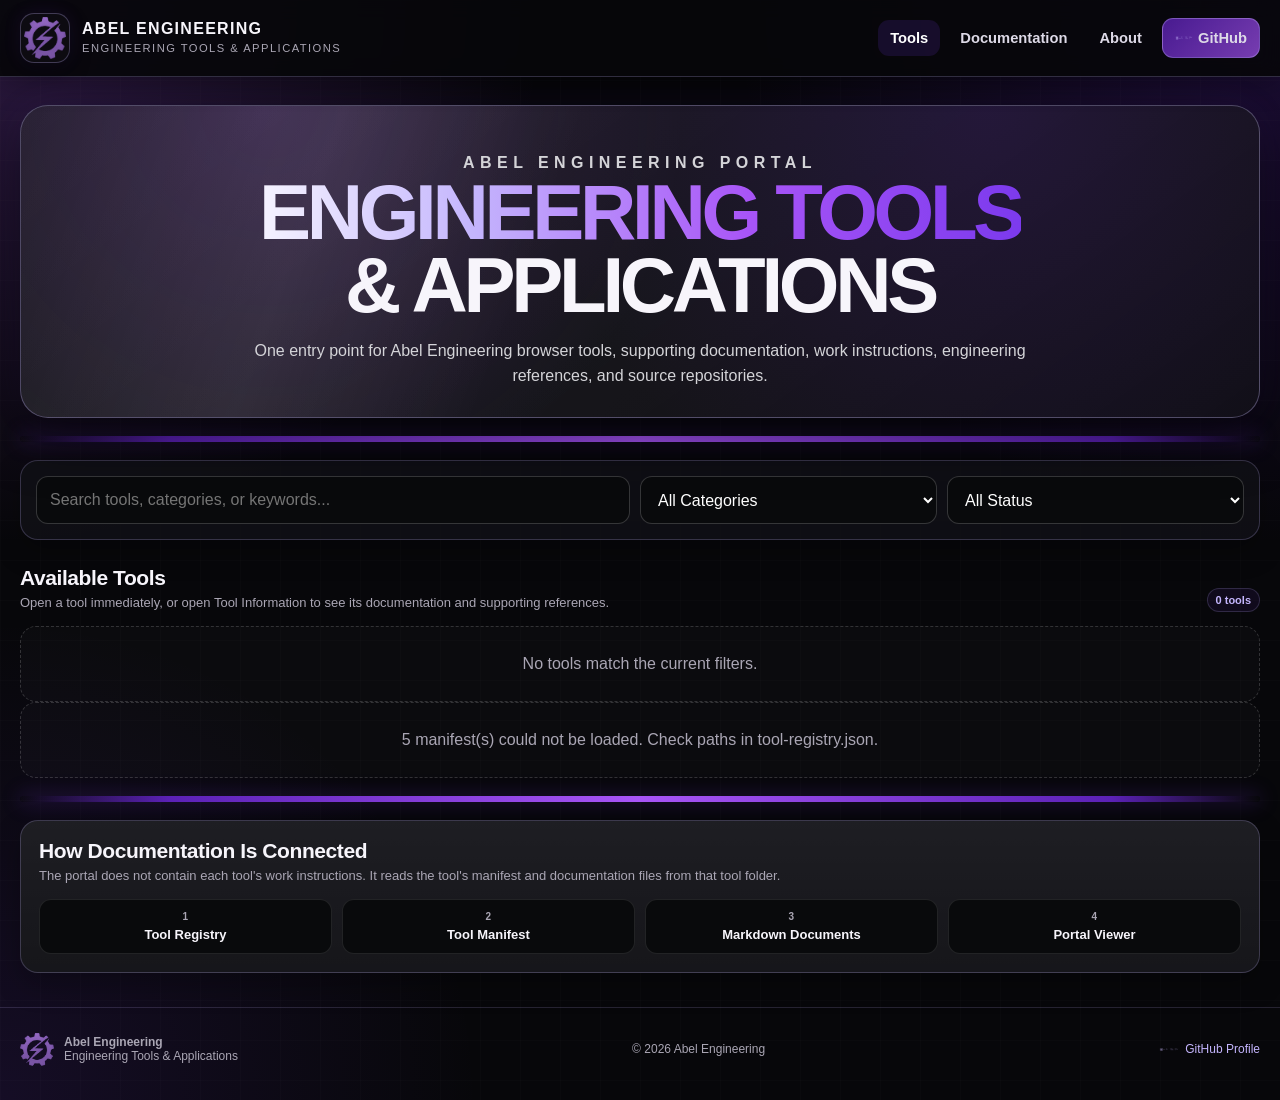
<file: index.html>
<!DOCTYPE html>
<html lang="en">
<head>
<meta charset="UTF-8">
<meta name="viewport" content="width=device-width,initial-scale=1.0">
<meta name="description" content="Abel Engineering tools and documentation portal.">
<meta name="theme-color" content="#07070a">
<title>Abel Engineering | Tools & Applications</title>
<link rel="icon" type="image/png" href="assets/favicon.png">
<link rel="stylesheet" href="assets/site.css">
</head>
<body>

<header class="topbar">
  <div class="topbar-inner">
    <a class="brand" href="index.html" aria-label="Abel Engineering home">
      <img src="assets/abel-mark.png" alt="Abel Engineering icon">
      <div class="brand-text">
        <strong>ABEL ENGINEERING</strong>
        <span>ENGINEERING TOOLS &amp; APPLICATIONS</span>
      </div>
    </a>
    <nav class="nav" aria-label="Primary">
      <a class="active" href="index.html">Tools</a>
<a class="" href="documentation.html">Documentation</a>
<a class="" href="about.html">About</a>
      <a class="github" href="https://github.com/rabel-626" target="_blank" rel="noopener noreferrer">
        <img class="github-icon" src="assets/github-mark.png" alt="">GitHub
      </a>
    </nav>
  </div>
</header>

<main class="shell">
  <section class="hero">
    <div class="hero-inner">
      <p class="eyebrow">Abel Engineering Portal</p>
      <h1><span class="title-gradient">Engineering Tools</span><br>&amp; Applications</h1>
      <p>One entry point for Abel Engineering browser tools, supporting documentation, work instructions, engineering references, and source repositories.</p>
    </div>
  </section>
  <div class="mpg-rule" aria-hidden="true"></div>

  <section class="toolbar" aria-label="Tool filters">
    <input id="search" type="search" placeholder="Search tools, categories, or keywords..." aria-label="Search tools">
    <select id="category"><option value="">All Categories</option></select>
    <select id="status"><option value="">All Status</option></select>
  </section>

  <div class="section-head">
    <div><h2>Available Tools</h2><p>Open a tool immediately, or open Tool Information to see its documentation and supporting references.</p></div>
    <div id="toolCount" class="tag">Loading…</div>
  </div>
  <section id="toolCards" class="cards"></section>
  <div id="loadError" class="empty" hidden></div>

  <div class="mpg-rule" aria-hidden="true"></div>

  <section class="panel">
    <div class="section-head" style="margin-top:0">
      <div><h2>How Documentation Is Connected</h2><p>The portal does not contain each tool's work instructions. It reads the tool's manifest and documentation files from that tool folder.</p></div>
    </div>
    <div class="info-grid">
      <div class="info-cell"><span>1</span><strong>Tool Registry</strong></div>
      <div class="info-cell"><span>2</span><strong>Tool Manifest</strong></div>
      <div class="info-cell"><span>3</span><strong>Markdown Documents</strong></div>
      <div class="info-cell"><span>4</span><strong>Portal Viewer</strong></div>
    </div>
  </section>
</main>

<footer class="footer">
  <div class="shell footer-inner">
    <div class="footer-brand">
      <img src="assets/abel-mark.png" alt="">
      <div><strong>Abel Engineering</strong><br><span>Engineering Tools & Applications</span></div>
    </div>
    <div>© <span data-current-year></span> Abel Engineering</div>
    <a class="github-small" href="https://github.com/rabel-626" target="_blank" rel="noopener noreferrer">
      <img src="assets/github-mark.png" alt=""> GitHub Profile
    </a>
  </div>
</footer>

<script src="assets/common.js"></script>
<script>
(async function(){
  const cards = document.getElementById("toolCards");
  const search = document.getElementById("search");
  const category = document.getElementById("category");
  const status = document.getElementById("status");
  let rows = [];

  function render(){
    const q = search.value.trim().toLowerCase();
    const cat = category.value;
    const st = status.value;
    const list = rows.filter(x => {
      const t=x.manifest.tool;
      const hay=[t.name,t.category,t.status,t.description,...(t.tags||[])].join(" ").toLowerCase();
      return (!q || hay.includes(q)) && (!cat || t.category===cat) && (!st || t.status===st);
    });

    cards.innerHTML = list.map(x => {
      const t=x.manifest.tool, l=x.manifest.links;
      return `<article class="card">
        <div class="card-top">
          <div><div class="doc-type">${AE.esc(t.category)}</div><h3>${AE.esc(t.name)}</h3></div>
          <span class="status ${AE.statusClass(t.status)}">${AE.esc(t.status)}</span>
        </div>
        <p>${AE.esc(t.description)}</p>
        <div class="tags">${(t.tags||[]).map(z=>`<span class="tag">${AE.esc(z)}</span>`).join("")}</div>
        <div class="actions">
          <a class="btn primary" href="${AE.esc(l.application)}">Open Tool ↗</a>
          <a class="btn secondary" href="${AE.toolHref(t.id)}">Tool Information</a>
          <a class="btn ghost" href="${AE.esc(l.repository)}" target="_blank" rel="noopener noreferrer">
            <img src="assets/github-mark.png" alt="">Repository
          </a>
        </div>
      </article>`;
    }).join("") || '<div class="empty" style="grid-column:1/-1">No tools match the current filters.</div>';
    document.getElementById("toolCount").textContent = `${list.length} tool${list.length===1?"":"s"}`;
  }

  try {
    const data = await AE.loadAll();
    rows = data.items.filter(x=>x.manifest);
    [...new Set(rows.map(x=>x.manifest.tool.category))].sort().forEach(v=>category.insertAdjacentHTML("beforeend",`<option>${AE.esc(v)}</option>`));
    [...new Set(rows.map(x=>x.manifest.tool.status))].sort().forEach(v=>status.insertAdjacentHTML("beforeend",`<option>${AE.esc(v)}</option>`));
    search.addEventListener("input",render); category.addEventListener("change",render); status.addEventListener("change",render);
    render();
    const failures=data.items.filter(x=>x.error);
    if(failures.length) {
      const el=document.getElementById("loadError"); el.hidden=false;
      el.textContent=`${failures.length} manifest(s) could not be loaded. Check paths in tool-registry.json.`;
    }
  } catch(err) {
    const el=document.getElementById("loadError"); el.hidden=false; el.textContent=err.message;
  }
})();
</script>
</body>
</html>
</file>
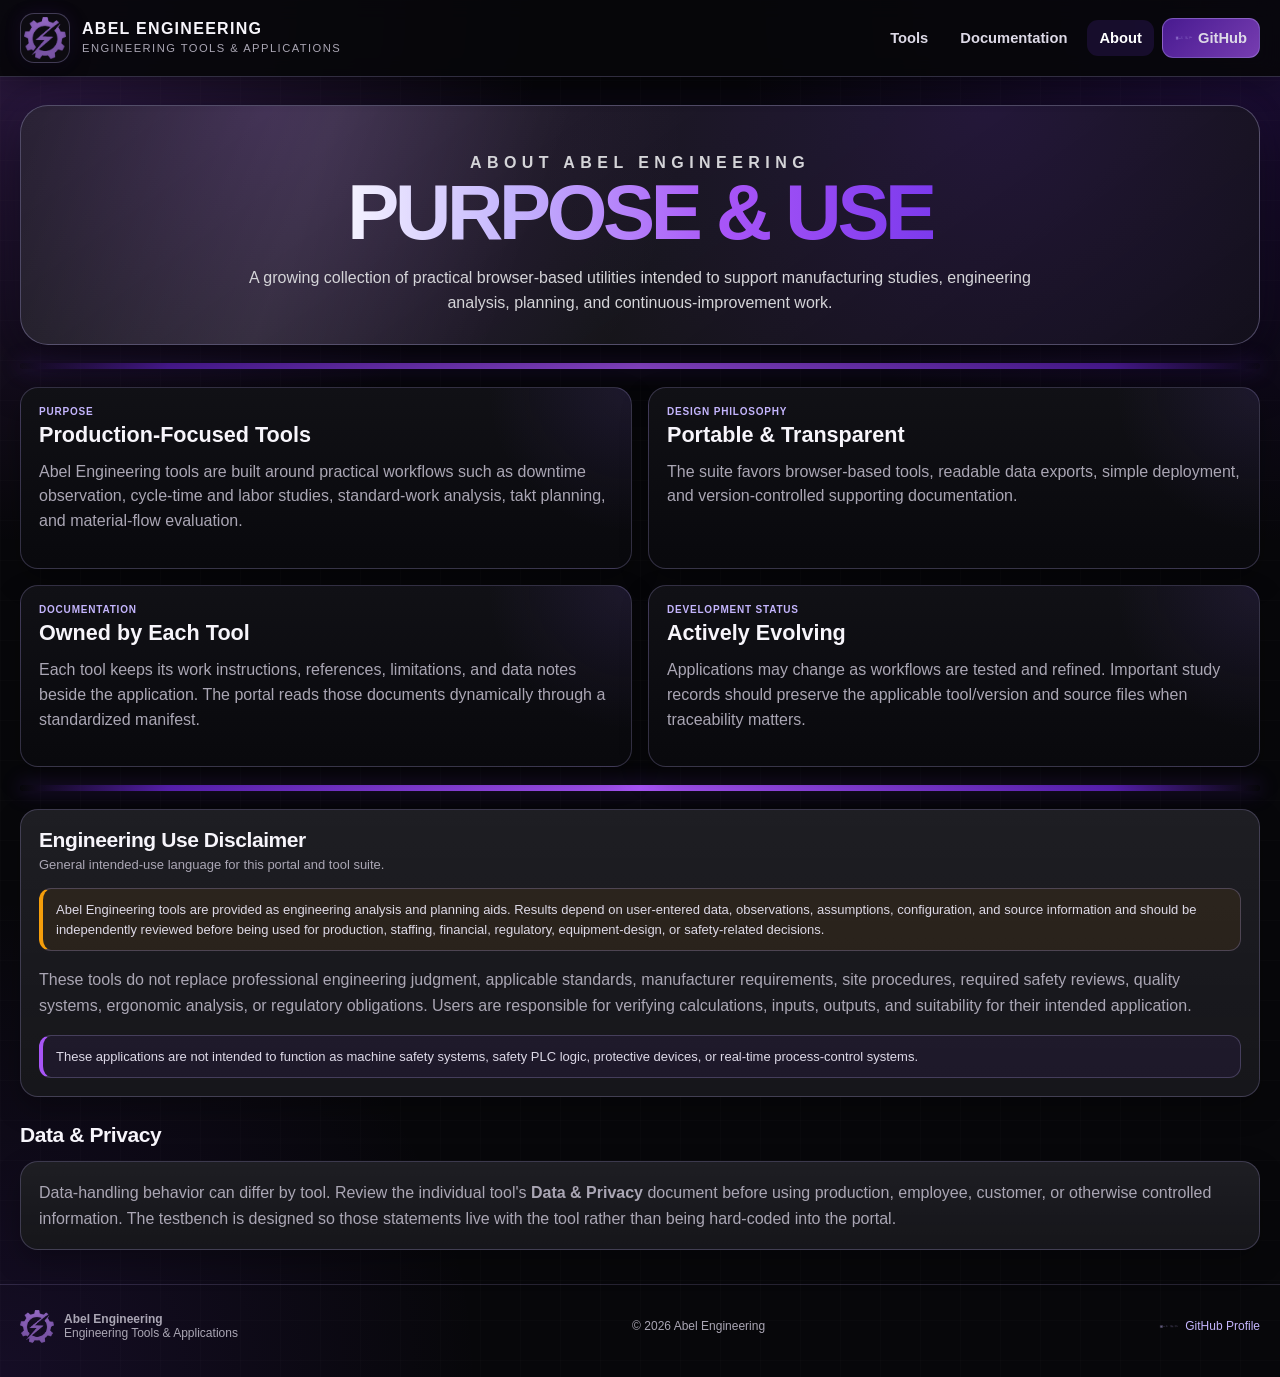
<file: about.html>
<!DOCTYPE html>
<html lang="en">
<head><meta charset="UTF-8"><meta name="viewport" content="width=device-width,initial-scale=1.0">
<title>About | Abel Engineering</title>
<link rel="icon" type="image/png" href="assets/favicon.png"><link rel="stylesheet" href="assets/site.css"></head>
<body>

<header class="topbar">
  <div class="topbar-inner">
    <a class="brand" href="index.html" aria-label="Abel Engineering home">
      <img src="assets/abel-mark.png" alt="Abel Engineering icon">
      <div class="brand-text">
        <strong>ABEL ENGINEERING</strong>
        <span>ENGINEERING TOOLS &amp; APPLICATIONS</span>
      </div>
    </a>
    <nav class="nav" aria-label="Primary">
      <a class="" href="index.html">Tools</a>
<a class="" href="documentation.html">Documentation</a>
<a class="active" href="about.html">About</a>
      <a class="github" href="https://github.com/rabel-626" target="_blank" rel="noopener noreferrer">
        <img class="github-icon" src="assets/github-mark.png" alt="">GitHub
      </a>
    </nav>
  </div>
</header>

<main class="shell">
<section class="hero"><div class="hero-inner">
<p class="eyebrow">About Abel Engineering</p>
<h1><span class="title-gradient">Purpose &amp; Use</span></h1>
<p>A growing collection of practical browser-based utilities intended to support manufacturing studies, engineering analysis, planning, and continuous-improvement work.</p>
</div></section>
<div class="mpg-rule"></div>

<section class="cards">
  <article class="card"><div class="doc-type">Purpose</div><h3>Production-Focused Tools</h3><p>Abel Engineering tools are built around practical workflows such as downtime observation, cycle-time and labor studies, standard-work analysis, takt planning, and material-flow evaluation.</p></article>
  <article class="card"><div class="doc-type">Design Philosophy</div><h3>Portable & Transparent</h3><p>The suite favors browser-based tools, readable data exports, simple deployment, and version-controlled supporting documentation.</p></article>
  <article class="card"><div class="doc-type">Documentation</div><h3>Owned by Each Tool</h3><p>Each tool keeps its work instructions, references, limitations, and data notes beside the application. The portal reads those documents dynamically through a standardized manifest.</p></article>
  <article class="card"><div class="doc-type">Development Status</div><h3>Actively Evolving</h3><p>Applications may change as workflows are tested and refined. Important study records should preserve the applicable tool/version and source files when traceability matters.</p></article>
</section>

<div class="mpg-rule"></div>

<section class="panel">
  <div class="section-head" style="margin-top:0"><div><h2>Engineering Use Disclaimer</h2><p>General intended-use language for this portal and tool suite.</p></div></div>
  <div class="notice warning">
    Abel Engineering tools are provided as engineering analysis and planning aids. Results depend on user-entered data, observations, assumptions, configuration, and source information and should be independently reviewed before being used for production, staffing, financial, regulatory, equipment-design, or safety-related decisions.
  </div>
  <p style="color:var(--muted);line-height:1.6">
    These tools do not replace professional engineering judgment, applicable standards, manufacturer requirements, site procedures, required safety reviews, quality systems, ergonomic analysis, or regulatory obligations. Users are responsible for verifying calculations, inputs, outputs, and suitability for their intended application.
  </p>
  <div class="notice">
    These applications are not intended to function as machine safety systems, safety PLC logic, protective devices, or real-time process-control systems.
  </div>
</section>

<div class="section-head"><div><h2>Data & Privacy</h2></div></div>
<section class="panel">
  <p style="color:var(--muted);line-height:1.6;margin:0">
    Data-handling behavior can differ by tool. Review the individual tool's <strong>Data & Privacy</strong> document before using production, employee, customer, or otherwise controlled information. The testbench is designed so those statements live with the tool rather than being hard-coded into the portal.
  </p>
</section>
</main>

<footer class="footer">
  <div class="shell footer-inner">
    <div class="footer-brand">
      <img src="assets/abel-mark.png" alt="">
      <div><strong>Abel Engineering</strong><br><span>Engineering Tools & Applications</span></div>
    </div>
    <div>© <span data-current-year></span> Abel Engineering</div>
    <a class="github-small" href="https://github.com/rabel-626" target="_blank" rel="noopener noreferrer">
      <img src="assets/github-mark.png" alt=""> GitHub Profile
    </a>
  </div>
</footer>

<script src="assets/common.js"></script>
</body></html>
</file>
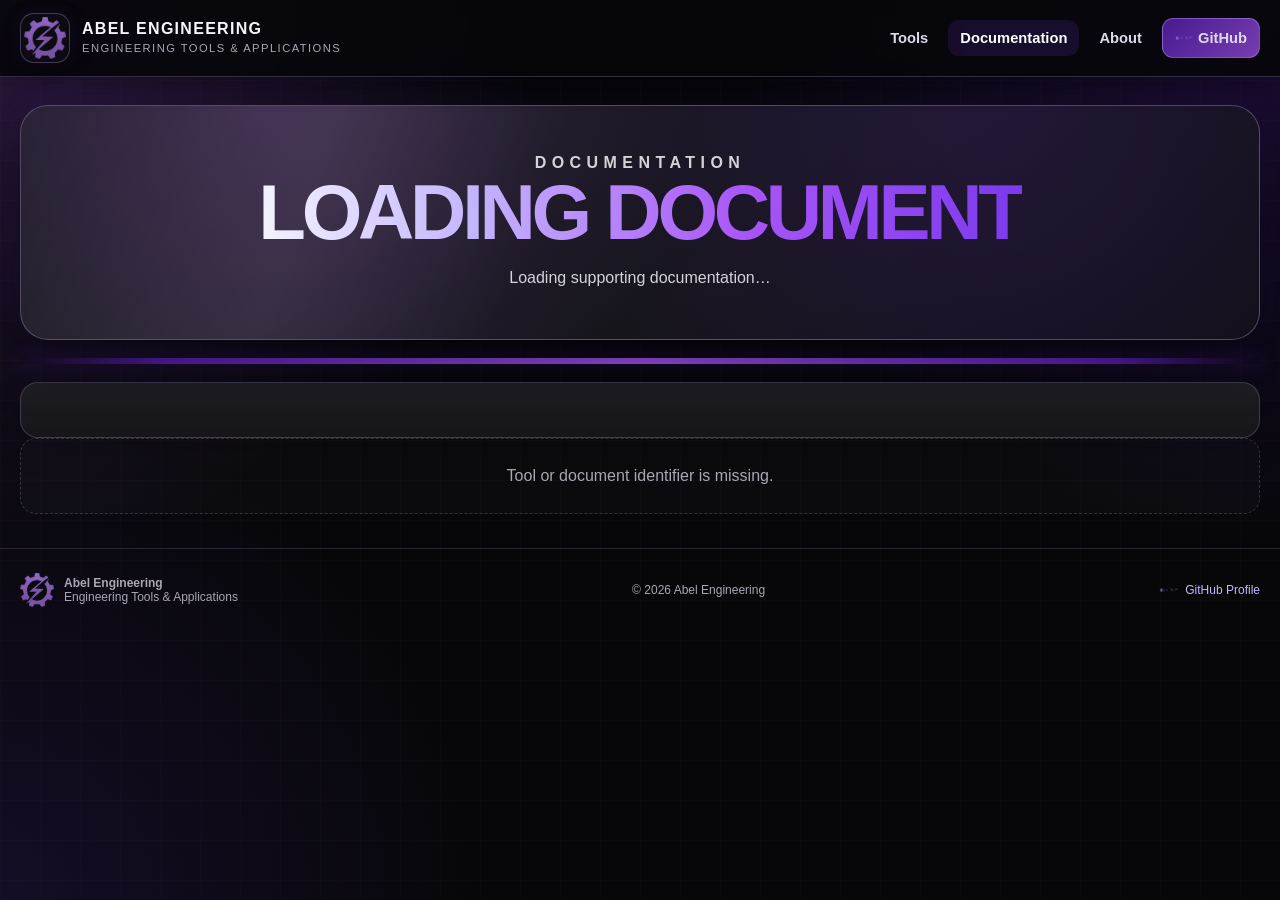
<file: document.html>
<!DOCTYPE html>
<html lang="en">
<head><meta charset="UTF-8"><meta name="viewport" content="width=device-width,initial-scale=1.0">
<title>Document | Abel Engineering</title>
<link rel="icon" type="image/png" href="assets/favicon.png"><link rel="stylesheet" href="assets/site.css"></head>
<body>

<header class="topbar">
  <div class="topbar-inner">
    <a class="brand" href="index.html" aria-label="Abel Engineering home">
      <img src="assets/abel-mark.png" alt="Abel Engineering icon">
      <div class="brand-text">
        <strong>ABEL ENGINEERING</strong>
        <span>ENGINEERING TOOLS &amp; APPLICATIONS</span>
      </div>
    </a>
    <nav class="nav" aria-label="Primary">
      <a class="" href="index.html">Tools</a>
<a class="active" href="documentation.html">Documentation</a>
<a class="" href="about.html">About</a>
      <a class="github" href="https://github.com/rabel-626" target="_blank" rel="noopener noreferrer">
        <img class="github-icon" src="assets/github-mark.png" alt="">GitHub
      </a>
    </nav>
  </div>
</header>

<main class="shell">
<section class="hero"><div class="hero-inner">
<p id="eyebrow" class="eyebrow">Documentation</p>
<h1 id="title"><span class="title-gradient">Loading Document</span></h1>
<p id="description">Loading supporting documentation…</p>
<div id="actions" class="hero-actions"></div>
</div></section>
<div class="mpg-rule"></div>
<section class="panel">
  <div id="docMeta" class="info-grid" style="margin-bottom:18px"></div>
  <article id="content" class="markdown"><p>Loading…</p></article>
</section>
<div id="error" class="empty" hidden></div>
</main>

<footer class="footer">
  <div class="shell footer-inner">
    <div class="footer-brand">
      <img src="assets/abel-mark.png" alt="">
      <div><strong>Abel Engineering</strong><br><span>Engineering Tools & Applications</span></div>
    </div>
    <div>© <span data-current-year></span> Abel Engineering</div>
    <a class="github-small" href="https://github.com/rabel-626" target="_blank" rel="noopener noreferrer">
      <img src="assets/github-mark.png" alt=""> GitHub Profile
    </a>
  </div>
</footer>

<script src="assets/common.js"></script>
<script>
(async function(){
  try{
    const q=AE.query(),toolId=q.get("tool"),docId=q.get("doc");
    if(!toolId||!docId)throw new Error("Tool or document identifier is missing.");
    const {manifest}=await AE.findTool(toolId);
    const d=(manifest.documents||[]).find(x=>x.id===docId);
    if(!d)throw new Error(`Document "${docId}" is not registered for this tool.`);
    const path=AE.resolveDocPath(manifest,d);
    const r=await fetch(path,{cache:"no-store"});
    if(!r.ok)throw new Error(`Could not load ${path} (${r.status}).`);
    const md=await r.text(),t=manifest.tool;
    document.title=`${d.title} | Abel Engineering`;
    document.getElementById("eyebrow").textContent=`${t.name} • ${d.type.replaceAll("-"," ")}`;
    document.getElementById("title").innerHTML=`<span class="title-gradient">${AE.esc(d.title)}</span>`;
    document.getElementById("description").textContent=d.description;
    document.getElementById("actions").innerHTML=`
      <a class="btn primary" href="${AE.esc(manifest.links.application)}">Open Tool ↗</a>
      <a class="btn secondary" href="${AE.toolHref(t.id)}">Tool Information</a>
      <a class="btn ghost" href="documentation.html">All Documentation</a>`;
    document.getElementById("docMeta").innerHTML=[
      ["Document ID",d.id],["Tool",t.name],["Type",d.type],["Source File",d.file]
    ].map(x=>`<div class="info-cell"><span>${AE.esc(x[0])}</span><strong>${AE.esc(x[1])}</strong></div>`).join("");
    document.getElementById("content").innerHTML=AE.renderMarkdown(md);
  }catch(err){document.getElementById("content").innerHTML="";const e=document.getElementById("error");e.hidden=false;e.textContent=err.message;}
})();
</script>
</body></html>
</file>
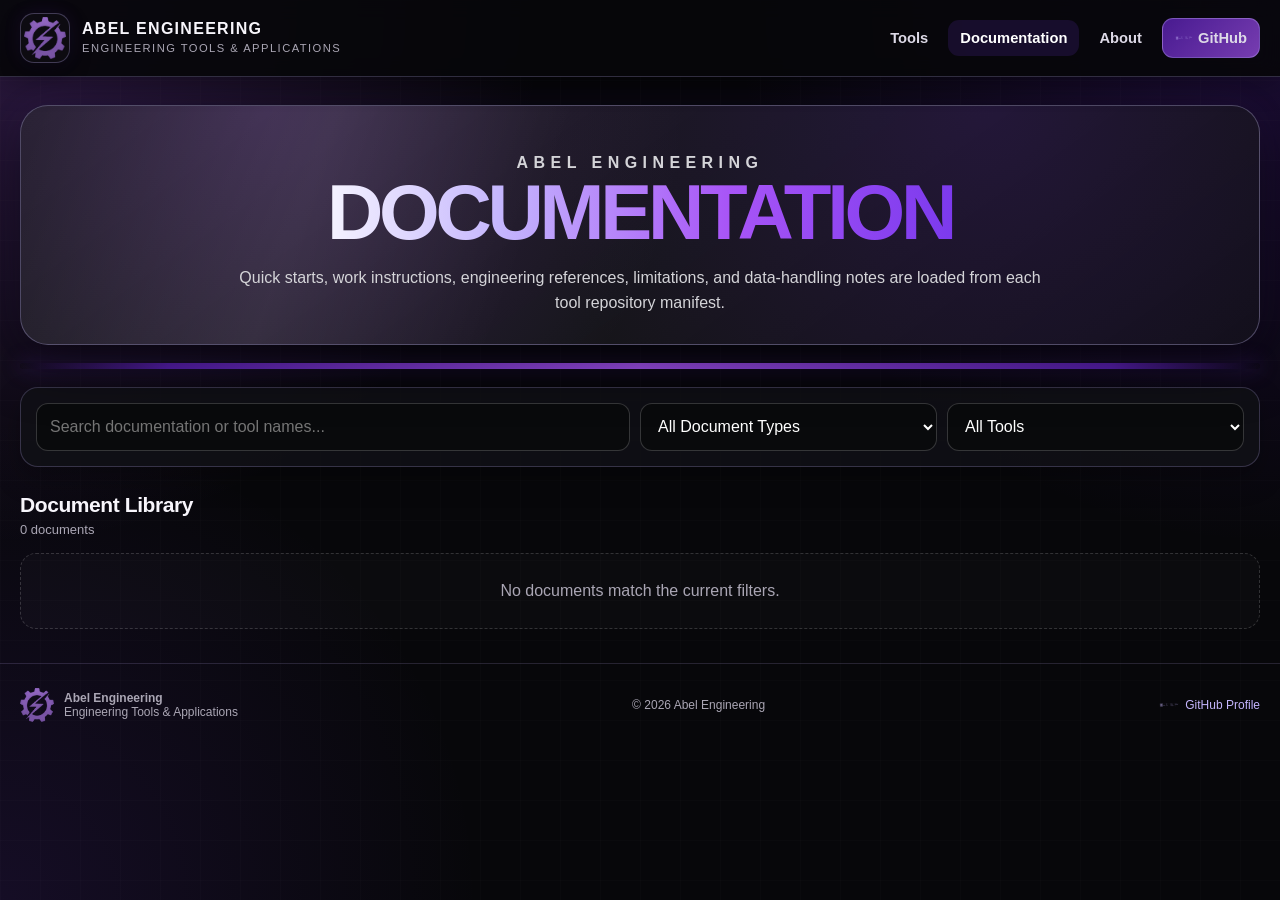
<file: documentation.html>
<!DOCTYPE html>
<html lang="en">
<head><meta charset="UTF-8"><meta name="viewport" content="width=device-width,initial-scale=1.0">
<title>Documentation | Abel Engineering</title>
<link rel="icon" type="image/png" href="assets/favicon.png"><link rel="stylesheet" href="assets/site.css"></head>
<body>

<header class="topbar">
  <div class="topbar-inner">
    <a class="brand" href="index.html" aria-label="Abel Engineering home">
      <img src="assets/abel-mark.png" alt="Abel Engineering icon">
      <div class="brand-text">
        <strong>ABEL ENGINEERING</strong>
        <span>ENGINEERING TOOLS &amp; APPLICATIONS</span>
      </div>
    </a>
    <nav class="nav" aria-label="Primary">
      <a class="" href="index.html">Tools</a>
<a class="active" href="documentation.html">Documentation</a>
<a class="" href="about.html">About</a>
      <a class="github" href="https://github.com/rabel-626" target="_blank" rel="noopener noreferrer">
        <img class="github-icon" src="assets/github-mark.png" alt="">GitHub
      </a>
    </nav>
  </div>
</header>

<main class="shell">
<section class="hero"><div class="hero-inner">
<p class="eyebrow">Abel Engineering</p>
<h1><span class="title-gradient">Documentation</span></h1>
<p>Quick starts, work instructions, engineering references, limitations, and data-handling notes are loaded from each tool repository manifest.</p>
</div></section>
<div class="mpg-rule"></div>
<section class="toolbar">
  <input id="search" type="search" placeholder="Search documentation or tool names...">
  <select id="type">
    <option value="">All Document Types</option>
    <option value="quick-start">Quick Start</option>
    <option value="work-instruction">Work Instructions</option>
    <option value="reference">Engineering Reference</option>
    <option value="limitations">Limitations</option>
    <option value="data">Data & Privacy</option>
  </select>
  <select id="tool"><option value="">All Tools</option></select>
</section>
<div class="section-head"><div><h2>Document Library</h2><p id="docCount">Loading documentation…</p></div></div>
<section id="docs" class="doc-list"></section>
<div id="error" class="empty" hidden></div>
</main>

<footer class="footer">
  <div class="shell footer-inner">
    <div class="footer-brand">
      <img src="assets/abel-mark.png" alt="">
      <div><strong>Abel Engineering</strong><br><span>Engineering Tools & Applications</span></div>
    </div>
    <div>© <span data-current-year></span> Abel Engineering</div>
    <a class="github-small" href="https://github.com/rabel-626" target="_blank" rel="noopener noreferrer">
      <img src="assets/github-mark.png" alt=""> GitHub Profile
    </a>
  </div>
</footer>

<script src="assets/common.js"></script>
<script>
(async function(){
  const search=document.getElementById("search"),type=document.getElementById("type"),tool=document.getElementById("tool"),docs=document.getElementById("docs");
  let rows=[];
  function render(){
    const q=search.value.trim().toLowerCase(),ty=type.value,ti=tool.value;
    const list=rows.filter(r=>{
      const hay=[r.tool.name,r.tool.category,r.doc.title,r.doc.description,r.doc.type].join(" ").toLowerCase();
      return(!q||hay.includes(q))&&(!ty||r.doc.type===ty)&&(!ti||r.tool.id===ti);
    });
    document.getElementById("docCount").textContent=`${list.length} document${list.length===1?"":"s"}`;
    docs.innerHTML=list.map(r=>`<article class="doc-card">
      <div><span class="doc-type">${AE.esc(r.tool.name)} • ${AE.esc(r.doc.type.replaceAll("-"," "))}</span>
      <h3>${AE.esc(r.doc.title)}</h3><p>${AE.esc(r.doc.description)}</p></div>
      <div class="actions">
        <a class="btn secondary" href="${AE.docHref(r.tool.id,r.doc.id)}">View</a>
        <a class="btn ghost" href="${AE.toolHref(r.tool.id)}">Tool Information</a>
      </div></article>`).join("")||'<div class="empty">No documents match the current filters.</div>';
  }
  try{
    const data=await AE.loadAll();
    data.items.filter(x=>x.manifest).forEach(x=>{
      const t=x.manifest.tool;
      tool.insertAdjacentHTML("beforeend",`<option value="${AE.esc(t.id)}">${AE.esc(t.name)}</option>`);
      (x.manifest.documents||[]).forEach(d=>rows.push({tool:t,doc:d}));
    });
    rows.sort((a,b)=>a.tool.name.localeCompare(b.tool.name)||a.doc.order-b.doc.order);
    search.addEventListener("input",render);type.addEventListener("change",render);tool.addEventListener("change",render);render();
  }catch(err){const e=document.getElementById("error");e.hidden=false;e.textContent=err.message;}
})();
</script>
</body></html>
</file>
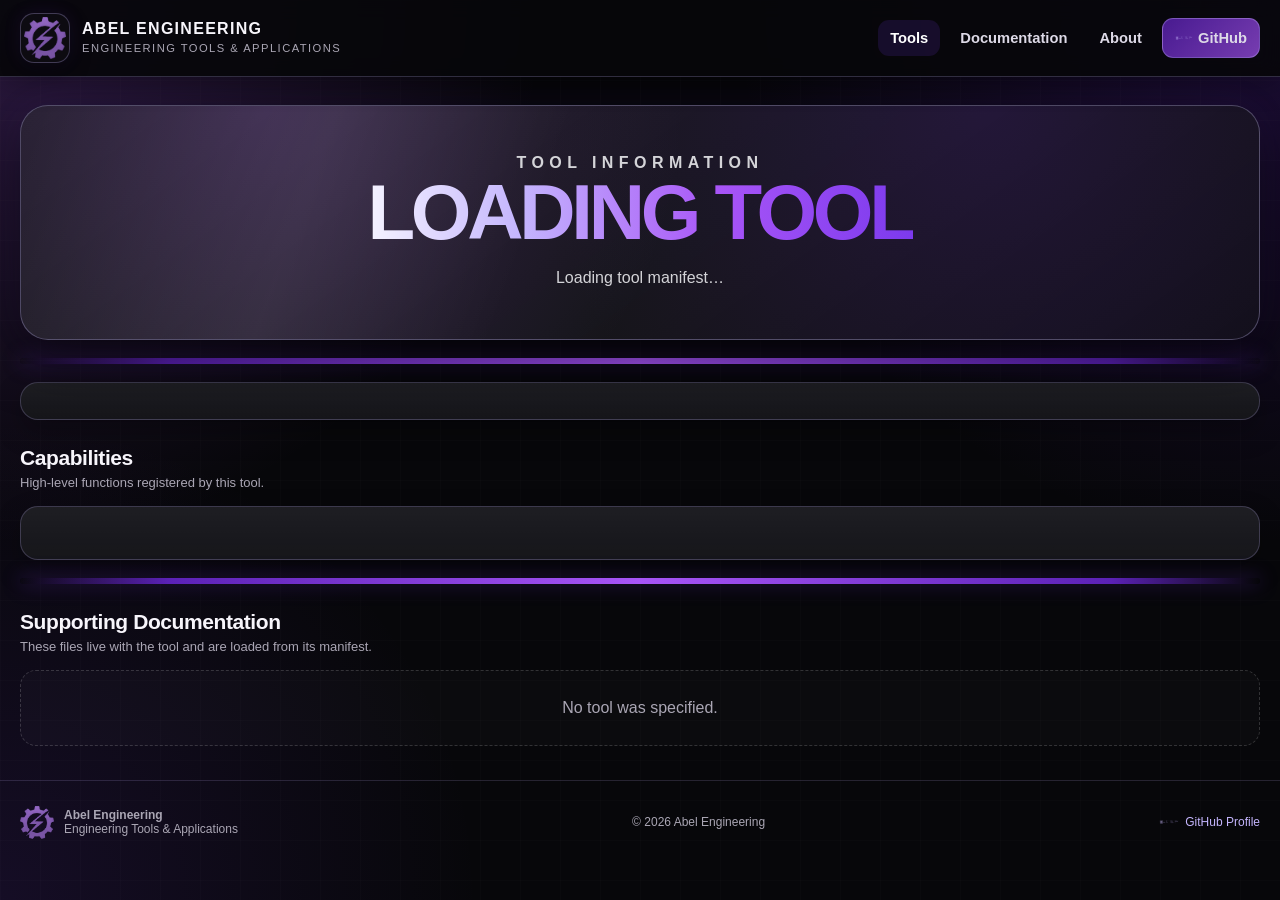
<file: tool.html>
<!DOCTYPE html>
<html lang="en">
<head>
<meta charset="UTF-8"><meta name="viewport" content="width=device-width,initial-scale=1.0">
<title>Tool Information | Abel Engineering</title>
<link rel="icon" type="image/png" href="assets/favicon.png"><link rel="stylesheet" href="assets/site.css">
</head>
<body>

<header class="topbar">
  <div class="topbar-inner">
    <a class="brand" href="index.html" aria-label="Abel Engineering home">
      <img src="assets/abel-mark.png" alt="Abel Engineering icon">
      <div class="brand-text">
        <strong>ABEL ENGINEERING</strong>
        <span>ENGINEERING TOOLS &amp; APPLICATIONS</span>
      </div>
    </a>
    <nav class="nav" aria-label="Primary">
      <a class="active" href="index.html">Tools</a>
<a class="" href="documentation.html">Documentation</a>
<a class="" href="about.html">About</a>
      <a class="github" href="https://github.com/rabel-626" target="_blank" rel="noopener noreferrer">
        <img class="github-icon" src="assets/github-mark.png" alt="">GitHub
      </a>
    </nav>
  </div>
</header>

<main class="shell">
  <section class="hero">
    <div class="hero-inner">
      <p id="eyebrow" class="eyebrow">Tool Information</p>
      <h1 id="title"><span class="title-gradient">Loading Tool</span></h1>
      <p id="description">Loading tool manifest…</p>
      <div id="heroActions" class="hero-actions"></div>
    </div>
  </section>
  <div class="mpg-rule"></div>

  <section id="metaPanel" class="panel"><div class="info-grid" id="meta"></div></section>

  <div class="section-head"><div><h2>Capabilities</h2><p>High-level functions registered by this tool.</p></div></div>
  <section class="panel"><div id="features" class="tags"></div></section>

  <div class="mpg-rule"></div>

  <div class="section-head"><div><h2>Supporting Documentation</h2><p>These files live with the tool and are loaded from its manifest.</p></div></div>
  <section id="docs" class="doc-list"></section>
  <div id="error" class="empty" hidden></div>
</main>

<footer class="footer">
  <div class="shell footer-inner">
    <div class="footer-brand">
      <img src="assets/abel-mark.png" alt="">
      <div><strong>Abel Engineering</strong><br><span>Engineering Tools & Applications</span></div>
    </div>
    <div>© <span data-current-year></span> Abel Engineering</div>
    <a class="github-small" href="https://github.com/rabel-626" target="_blank" rel="noopener noreferrer">
      <img src="assets/github-mark.png" alt=""> GitHub Profile
    </a>
  </div>
</footer>

<script src="assets/common.js"></script>
<script>
(async function(){
  try {
    const id=AE.query().get("tool");
    if(!id) throw new Error("No tool was specified.");
    const {manifest}=await AE.findTool(id);
    const t=manifest.tool,l=manifest.links;
    document.title=`${t.name} | Abel Engineering`;
    document.getElementById("eyebrow").textContent=t.category;
    document.getElementById("title").innerHTML=`<span class="title-gradient">${AE.esc(t.name)}</span>`;
    document.getElementById("description").textContent=t.description;
    document.getElementById("heroActions").innerHTML=`
      <a class="btn primary" href="${AE.esc(l.application)}">Open Tool ↗</a>
      <a class="btn ghost" href="${AE.esc(l.repository)}" target="_blank" rel="noopener noreferrer"><img src="assets/github-mark.png" alt="">Repository</a>`;
    document.getElementById("meta").innerHTML=[
      ["Status",t.status],["Version",t.version||"—"],["Category",t.category],["Tool ID",t.id]
    ].map(x=>`<div class="info-cell"><span>${AE.esc(x[0])}</span><strong>${AE.esc(x[1])}</strong></div>`).join("");
    document.getElementById("features").innerHTML=(t.features||[]).map(x=>`<span class="tag">${AE.esc(x)}</span>`).join("");
    document.getElementById("docs").innerHTML=(manifest.documents||[]).sort((a,b)=>a.order-b.order).map(d=>`
      <article class="doc-card">
        <div><span class="doc-type">${AE.esc(d.type.replaceAll("-"," "))}</span><h3>${AE.esc(d.title)}</h3><p>${AE.esc(d.description)}</p></div>
        <div class="actions"><a class="btn secondary" href="${AE.docHref(t.id,d.id)}">View Document</a></div>
      </article>`).join("") || '<div class="empty">No documentation is registered for this tool.</div>';
  } catch(err) {
    const e=document.getElementById("error");e.hidden=false;e.textContent=err.message;
  }
})();
</script>
</body></html>
</file>
<file: assets/site.css>
:root{
  --bg:#07070a;
  --panel:#111116;
  --panel-soft:#191921;
  --panel-deep:#0b0a10;
  --text:#f7f5fb;
  --muted:#aaa6b4;
  --border:rgba(196,181,253,.22);
  --border-strong:rgba(196,181,253,.44);
  --lilac:#c4b5fd;
  --violet:#a855f7;
  --purple:#8b5cf6;
  --electric:#7c3aed;
  --deep:#5b21b6;
  --green:#22c55e;
  --amber:#f59e0b;
  --red:#ef4444;
  --shadow:0 20px 52px rgba(0,0,0,.54),0 0 36px rgba(124,58,237,.08);
  --radius:18px;
  --max:1240px;
}
*{box-sizing:border-box}
html{scroll-behavior:smooth}
body{
  margin:0;
  min-height:100vh;
  font-family:"Segoe UI",Arial,Helvetica,sans-serif;
  color:var(--text);
  background:
    linear-gradient(rgba(255,255,255,.012) 1px,transparent 1px),
    linear-gradient(90deg,rgba(255,255,255,.012) 1px,transparent 1px),
    radial-gradient(circle at top left,rgba(168,85,247,.24),transparent 34rem),
    radial-gradient(circle at top right,rgba(91,33,182,.26),transparent 34rem),
    radial-gradient(circle at bottom left,rgba(124,58,237,.12),transparent 30rem),
    var(--bg);
  background-size:40px 40px,40px 40px,auto,auto,auto,auto;
}
a{color:inherit}
button,input,select{font:inherit}
.shell{width:min(var(--max),calc(100% - 34px));margin:0 auto}

.topbar{
  position:sticky;top:0;z-index:1000;
  background:rgba(7,7,10,.92);
  border-bottom:1px solid rgba(196,181,253,.22);
  backdrop-filter:blur(10px);
  box-shadow:0 8px 26px rgba(0,0,0,.25);
}
.topbar-inner{
  width:min(var(--max),calc(100% - 34px));
  min-height:76px;margin:auto;
  display:flex;align-items:center;justify-content:space-between;gap:18px;
}
.brand{display:flex;align-items:center;gap:12px;text-decoration:none;min-width:0}
.brand img{
  width:50px;height:50px;object-fit:contain;padding:3px;
  border:1px solid rgba(196,181,253,.28);
  border-radius:14px;background:rgba(255,255,255,.02);
  box-shadow:0 8px 20px rgba(0,0,0,.35),0 0 18px rgba(124,58,237,.10);
}
.brand-text strong{display:block;font-size:1rem;letter-spacing:.08em;line-height:1.05}
.brand-text span{display:block;margin-top:4px;color:var(--muted);font-size:.7rem;letter-spacing:.13em;line-height:1.1}
.nav{display:flex;align-items:center;justify-content:flex-end;gap:8px;flex-wrap:wrap}
.nav a{
  text-decoration:none;color:#ddd9e7;font-size:.92rem;font-weight:800;
  padding:10px 12px;border-radius:11px;
}
.nav a:hover,.nav a.active{background:rgba(124,58,237,.14);color:#fff}
.nav a.github{
  background:linear-gradient(135deg,rgba(91,33,182,.78),rgba(168,85,247,.70));
  border:1px solid rgba(196,181,253,.32);
}
.nav .github-icon{width:18px;height:18px;object-fit:contain;vertical-align:-4px;margin-right:5px}

.hero{
  position:relative;overflow:hidden;
  margin:28px 0 0;padding:28px;
  border:1px solid rgba(196,181,253,.34);
  border-radius:28px;
  background:linear-gradient(145deg,rgba(255,255,255,.08),rgba(255,255,255,.02)),var(--panel-deep);
  box-shadow:var(--shadow);
}
.hero::before{
  content:"";position:absolute;inset:0;pointer-events:none;
  background:
    linear-gradient(110deg,transparent 0%,rgba(255,255,255,.08) 24%,transparent 42%),
    radial-gradient(circle at 20% 0%,rgba(168,85,247,.20),transparent 26rem),
    radial-gradient(circle at 78% 0%,rgba(91,33,182,.20),transparent 28rem);
}
.hero-inner{position:relative;z-index:1;text-align:center}
.eyebrow{
  margin:0 0 8px;color:var(--muted);font-size:13px;letter-spacing:.34em;
  text-transform:uppercase;font-weight:850
}
h1{margin:0;font-size:clamp(40px,7vw,78px);line-height:.94;letter-spacing:-.055em;text-transform:uppercase}
.title-gradient{
  background:linear-gradient(90deg,#f5f3ff,var(--lilac) 28%,var(--violet) 64%,var(--electric));
  -webkit-background-clip:text;background-clip:text;color:transparent
}
.hero p{max-width:820px;margin:17px auto 0;color:#d4d4d8;line-height:1.55;font-size:16px}
.hero-actions{display:flex;justify-content:center;gap:10px;flex-wrap:wrap;margin-top:20px}

.mpg-rule{
  height:6px;width:100%;margin:18px 0;border-radius:999px;
  background:linear-gradient(90deg,transparent 0%,var(--deep) 12%,var(--violet) 50%,var(--deep) 88%,transparent 100%);
  box-shadow:0 0 20px rgba(124,58,237,.38);
}

.toolbar{
  display:grid;grid-template-columns:2fr 1fr 1fr;gap:10px;
  padding:15px;border:1px solid var(--border);border-radius:18px;
  background:rgba(17,17,22,.88);box-shadow:0 12px 28px rgba(0,0,0,.25)
}
input,select{
  width:100%;min-height:48px;border-radius:12px;
  border:1px solid rgba(255,255,255,.18);background:#090a0c;color:#fff;padding:0 13px;outline:none
}
input:focus,select:focus{border-color:var(--electric);box-shadow:0 0 0 3px rgba(124,58,237,.18)}
select option{color:#111}

.section-head{display:flex;align-items:flex-end;justify-content:space-between;gap:14px;flex-wrap:wrap;margin:26px 0 14px}
.section-head h2{margin:0;font-size:21px;letter-spacing:-.02em}
.section-head p{margin:4px 0 0;color:var(--muted);font-size:13px;line-height:1.4}

.cards{display:grid;grid-template-columns:repeat(2,minmax(0,1fr));gap:16px}
.card{
  position:relative;overflow:hidden;display:flex;flex-direction:column;min-width:0;
  border:1px solid var(--border);border-radius:18px;padding:18px;
  background:radial-gradient(circle at 100% 0%,rgba(139,92,246,.10),transparent 9rem),
             linear-gradient(180deg,rgba(17,17,22,.98),rgba(9,9,13,.98));
  box-shadow:0 12px 28px rgba(0,0,0,.28);
  transition:transform .16s ease,border-color .16s ease,box-shadow .16s ease;
}
.card:hover{transform:translateY(-3px);border-color:rgba(196,181,253,.52);box-shadow:0 20px 42px rgba(0,0,0,.40)}
.card-top{display:flex;justify-content:space-between;align-items:flex-start;gap:12px}
.card h3{margin:0;font-size:1.35rem;line-height:1.2}
.card p{color:var(--muted);line-height:1.55;margin:12px 0 16px;flex:1}
.tags{display:flex;gap:7px;flex-wrap:wrap;margin-bottom:16px}
.tag{border:1px solid rgba(196,181,253,.18);background:rgba(124,58,237,.08);color:var(--lilac);border-radius:999px;padding:5px 8px;font-size:11px;font-weight:800}
.status{display:inline-flex;align-items:center;gap:7px;border-radius:999px;border:1px solid rgba(255,255,255,.10);padding:5px 9px;font-size:11px;font-weight:900;white-space:nowrap}
.status::before{content:"";width:7px;height:7px;border-radius:50%;background:currentColor}
.status.active{color:var(--green)} .status.beta{color:var(--amber)} .status.published{color:var(--green)}
.actions{display:flex;gap:9px;flex-wrap:wrap}
.btn{
  min-height:42px;display:inline-flex;align-items:center;justify-content:center;gap:7px;
  padding:0 14px;border-radius:11px;text-decoration:none;font-weight:850;font-size:.88rem;cursor:pointer
}
.btn.primary{background:linear-gradient(135deg,var(--deep),var(--violet));border:1px solid rgba(196,181,253,.22);color:#fff}
.btn.secondary{background:#24262b;border:1px solid rgba(255,255,255,.16);color:#fff}
.btn.ghost{background:transparent;border:1px solid rgba(196,181,253,.22);color:var(--lilac)}
.btn:hover{filter:brightness(1.10)}
.btn img{width:18px;height:18px;object-fit:contain}

.panel{
  border:1px solid var(--border);border-radius:18px;
  background:linear-gradient(180deg,rgba(255,255,255,.055),rgba(255,255,255,.018)),var(--panel);
  box-shadow:0 12px 28px rgba(0,0,0,.25);padding:18px
}
.info-grid{display:grid;grid-template-columns:repeat(4,minmax(0,1fr));gap:10px}
.info-cell{border:1px solid rgba(255,255,255,.10);border-radius:12px;background:#090a0c;padding:11px;text-align:center}
.info-cell span{display:block;color:var(--muted);font-size:10px;text-transform:uppercase;letter-spacing:.06em;font-weight:850}
.info-cell strong{display:block;margin-top:5px;font-size:13px;overflow-wrap:anywhere}

.doc-list{display:grid;gap:10px}
.doc-card{
  display:grid;grid-template-columns:minmax(0,1fr) auto;gap:12px;align-items:center;
  border:1px solid rgba(255,255,255,.11);border-radius:14px;background:rgba(255,255,255,.035);padding:13px
}
.doc-card h3{margin:0;font-size:15px}
.doc-card p{margin:4px 0 0;color:var(--muted);font-size:12px;line-height:1.45}
.doc-type{display:inline-block;margin-bottom:5px;color:var(--lilac);font-size:10px;text-transform:uppercase;letter-spacing:.08em;font-weight:900}

.markdown{
  color:#e5e7eb;line-height:1.65;font-size:15px
}
.markdown h1,.markdown h2,.markdown h3,.markdown h4{text-transform:none;letter-spacing:normal;line-height:1.2;color:#fff}
.markdown h1{font-size:2rem;margin:0 0 14px}.markdown h2{font-size:1.45rem;margin:28px 0 10px}.markdown h3{font-size:1.14rem;margin:22px 0 8px}
.markdown p{margin:10px 0;color:#d7d7df}
.markdown ul,.markdown ol{padding-left:24px}.markdown li{margin:5px 0}
.markdown code{font-family:Consolas,"Courier New",monospace;background:#090a0c;border:1px solid rgba(255,255,255,.10);border-radius:6px;padding:2px 5px;color:#ddd6fe}
.markdown pre{overflow:auto;background:#090a0c;border:1px solid var(--border);border-radius:12px;padding:12px}
.markdown pre code{border:0;padding:0;background:transparent}
.markdown blockquote{margin:14px 0;padding:10px 13px;border-left:4px solid var(--violet);background:rgba(124,58,237,.075);color:#d4d4d8}
.markdown table{width:100%;border-collapse:collapse;margin:14px 0;font-size:13px}
.markdown th,.markdown td{border:1px solid rgba(255,255,255,.13);padding:8px;text-align:left}
.markdown th{background:rgba(255,255,255,.07);color:#fff}
.markdown hr{border:0;height:1px;background:linear-gradient(90deg,transparent,var(--violet),transparent);margin:24px 0}

.notice{border:1px solid rgba(196,181,253,.24);border-left:4px solid var(--violet);border-radius:12px;background:rgba(124,58,237,.07);padding:11px 13px;color:#ddd9e7;font-size:13px;line-height:1.5}
.warning{border-left-color:var(--amber);background:rgba(245,158,11,.07)}
.error{border-left-color:var(--red);background:rgba(239,68,68,.07)}

.footer{margin-top:34px;border-top:1px solid rgba(196,181,253,.16);padding:24px 0 34px;color:var(--muted);font-size:12px}
.footer-inner{display:flex;justify-content:space-between;gap:18px;align-items:center;flex-wrap:wrap}
.footer-brand{display:flex;align-items:center;gap:10px}
.footer-brand img{width:34px;height:34px;object-fit:contain}
.github-small{display:inline-flex;align-items:center;gap:6px;text-decoration:none;color:var(--lilac)}
.github-small img{width:20px;height:20px;object-fit:contain}

.empty{padding:28px;text-align:center;color:var(--muted);border:1px dashed rgba(255,255,255,.16);border-radius:16px;background:rgba(255,255,255,.02)}

@media(max-width:900px){
  .cards{grid-template-columns:1fr}
  .toolbar{grid-template-columns:1fr}
  .info-grid{grid-template-columns:repeat(2,minmax(0,1fr))}
}
@media(max-width:700px){
  .topbar-inner{align-items:flex-start;flex-direction:column;padding:12px 0}
  .nav{justify-content:flex-start}
  .brand img{width:44px;height:44px}
  .brand-text strong{font-size:.9rem}.brand-text span{font-size:.62rem;letter-spacing:.09em}
  .hero{margin-top:18px;padding:18px;border-radius:20px}
  h1{font-size:clamp(34px,13vw,54px)}
  .eyebrow{font-size:11px;letter-spacing:.22em}
  .doc-card{grid-template-columns:1fr}
  .doc-card .actions{justify-content:flex-start}
}
@media(max-width:460px){
  .shell,.topbar-inner{width:min(100% - 18px,var(--max))}
  .info-grid{grid-template-columns:1fr}
  .nav a{padding:8px 9px;font-size:.84rem}
}
</file>
